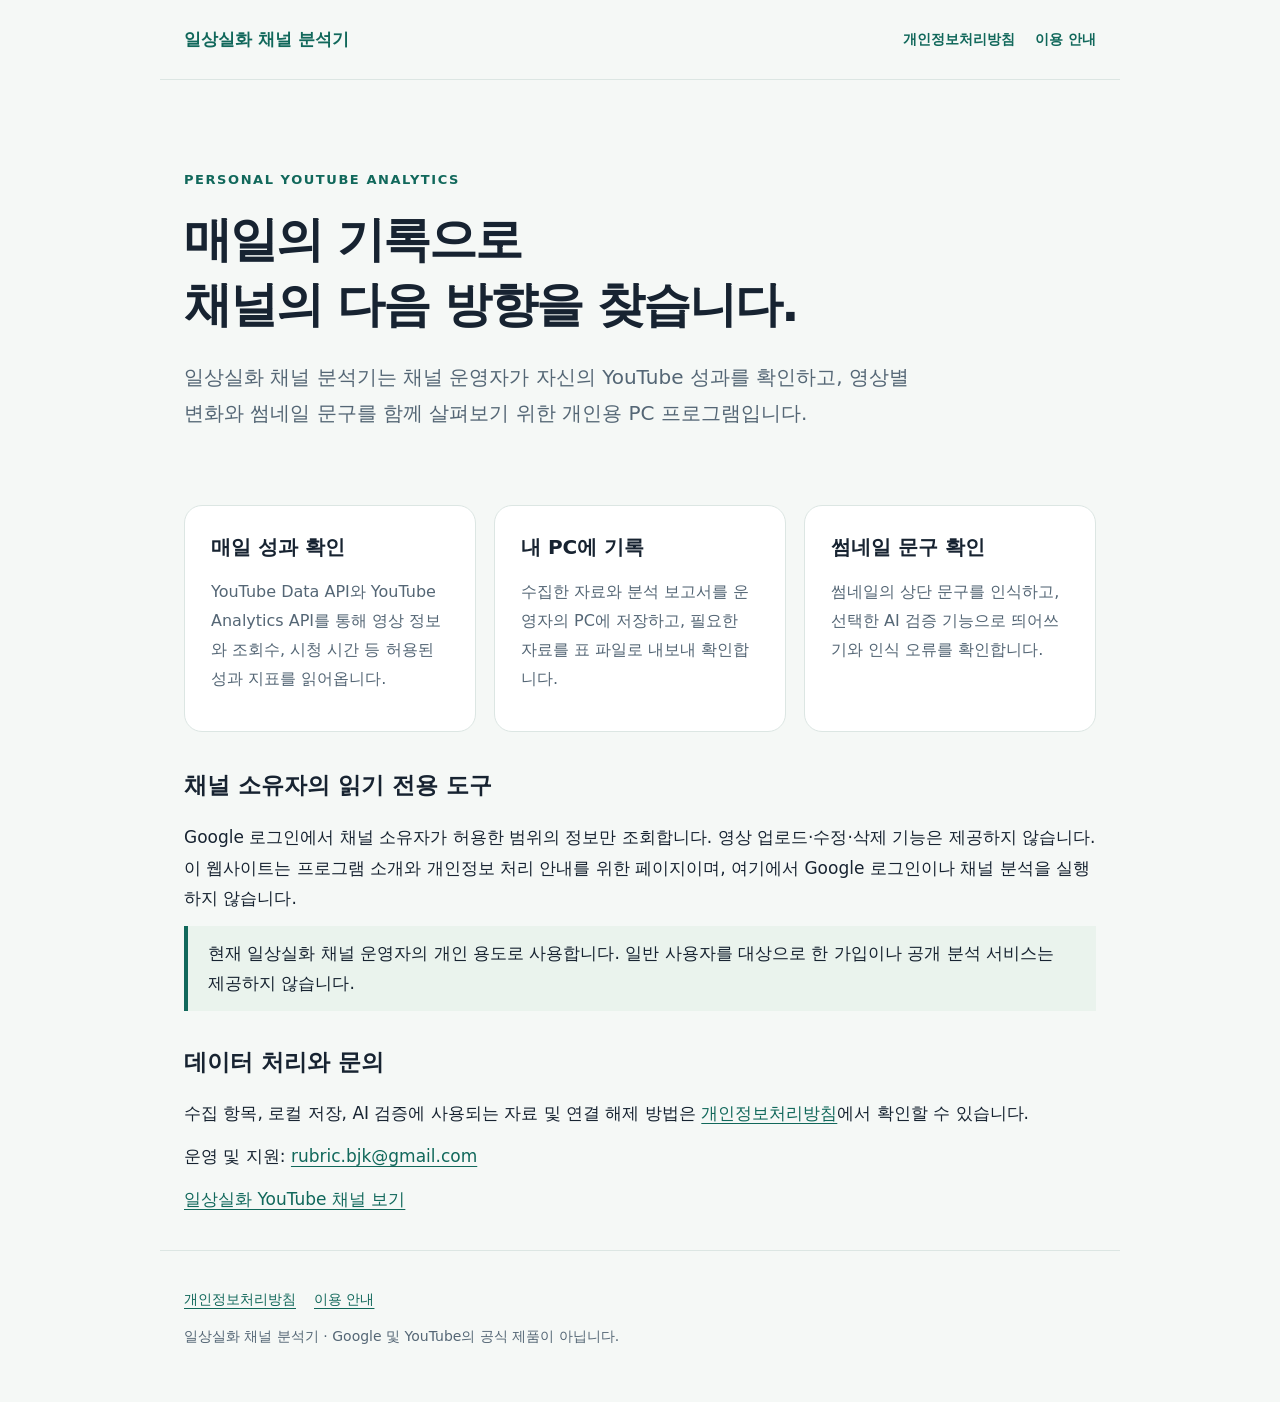
<file: index.html>
<!doctype html>
<html lang="ko"><head><meta charset="utf-8"><meta name="viewport" content="width=device-width,initial-scale=1"><meta name="description" content="일상실화 채널 운영자를 위한 개인용 YouTube 성과 분석 도구 안내"><title>일상실화 채널 분석기</title><link rel="stylesheet" href="styles.css"></head><body>
<header><a href="./">일상실화 채널 분석기</a><nav aria-label="주 메뉴"><a href="privacy.html">개인정보처리방침</a><a href="terms.html">이용 안내</a></nav></header>
<main><section class="hero"><div class="eyebrow">PERSONAL YOUTUBE ANALYTICS</div><h1>매일의 기록으로<br>채널의 다음 방향을 찾습니다.</h1><p class="lead">일상실화 채널 분석기는 채널 운영자가 자신의 YouTube 성과를 확인하고, 영상별 변화와 썸네일 문구를 함께 살펴보기 위한 개인용 PC 프로그램입니다.</p></section>
<section class="cards" aria-label="주요 기능"><div class="card"><h2>매일 성과 확인</h2><p>YouTube Data API와 YouTube Analytics API를 통해 영상 정보와 조회수, 시청 시간 등 허용된 성과 지표를 읽어옵니다.</p></div><div class="card"><h2>내 PC에 기록</h2><p>수집한 자료와 분석 보고서를 운영자의 PC에 저장하고, 필요한 자료를 표 파일로 내보내 확인합니다.</p></div><div class="card"><h2>썸네일 문구 확인</h2><p>썸네일의 상단 문구를 인식하고, 선택한 AI 검증 기능으로 띄어쓰기와 인식 오류를 확인합니다.</p></div></section>
<section><h2>채널 소유자의 읽기 전용 도구</h2><p>Google 로그인에서 채널 소유자가 허용한 범위의 정보만 조회합니다. 영상 업로드·수정·삭제 기능은 제공하지 않습니다. 이 웹사이트는 프로그램 소개와 개인정보 처리 안내를 위한 페이지이며, 여기에서 Google 로그인이나 채널 분석을 실행하지 않습니다.</p><p class="note">현재 일상실화 채널 운영자의 개인 용도로 사용합니다. 일반 사용자를 대상으로 한 가입이나 공개 분석 서비스는 제공하지 않습니다.</p></section>
<section><h2>데이터 처리와 문의</h2><p>수집 항목, 로컬 저장, AI 검증에 사용되는 자료 및 연결 해제 방법은 <a href="privacy.html">개인정보처리방침</a>에서 확인할 수 있습니다.</p><p>운영 및 지원: <a href="mailto:rubric.bjk@gmail.com">rubric.bjk@gmail.com</a></p><p><a href="https://www.youtube.com/@%EC%9D%BC%EC%83%81%EC%8B%A4%ED%99%94">일상실화 YouTube 채널 보기</a></p></section></main>
<footer><p><a href="privacy.html">개인정보처리방침</a><a href="terms.html">이용 안내</a></p><p>일상실화 채널 분석기 · Google 및 YouTube의 공식 제품이 아닙니다.</p></footer></body></html>
</file>
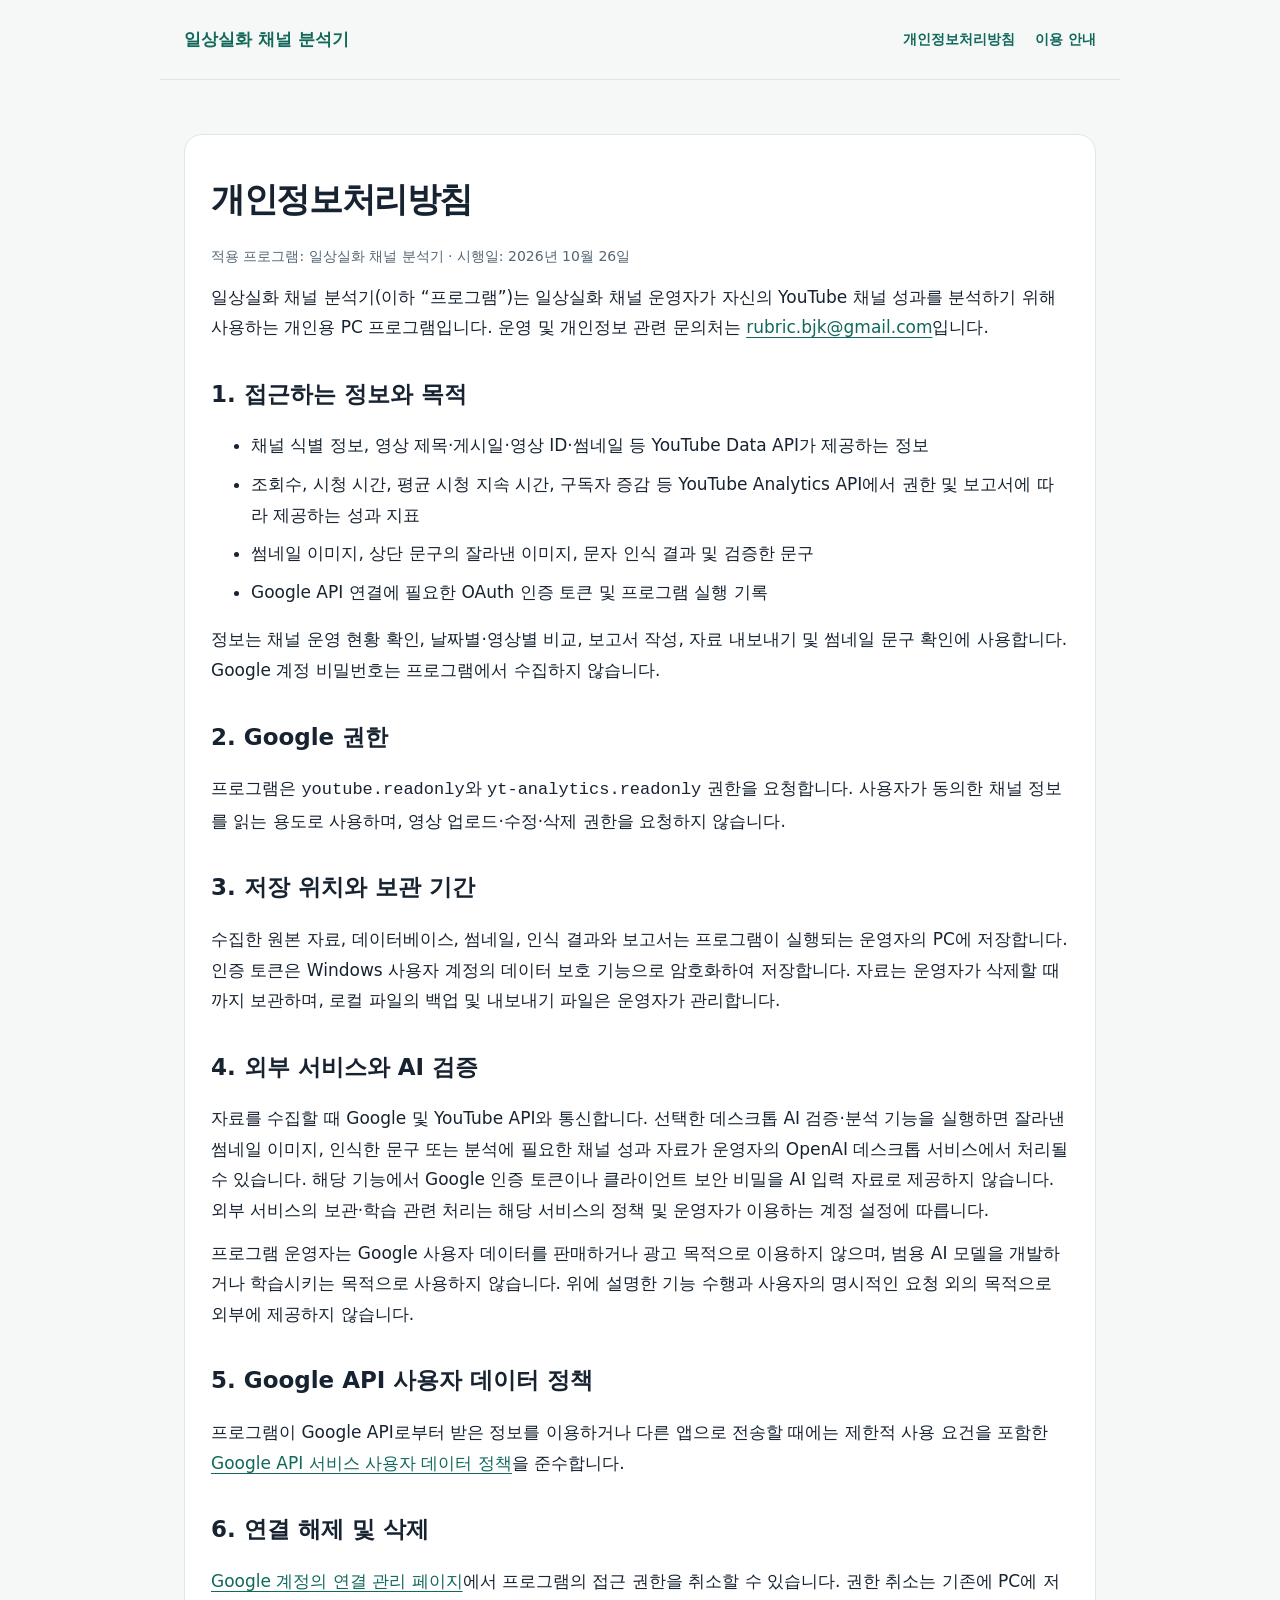
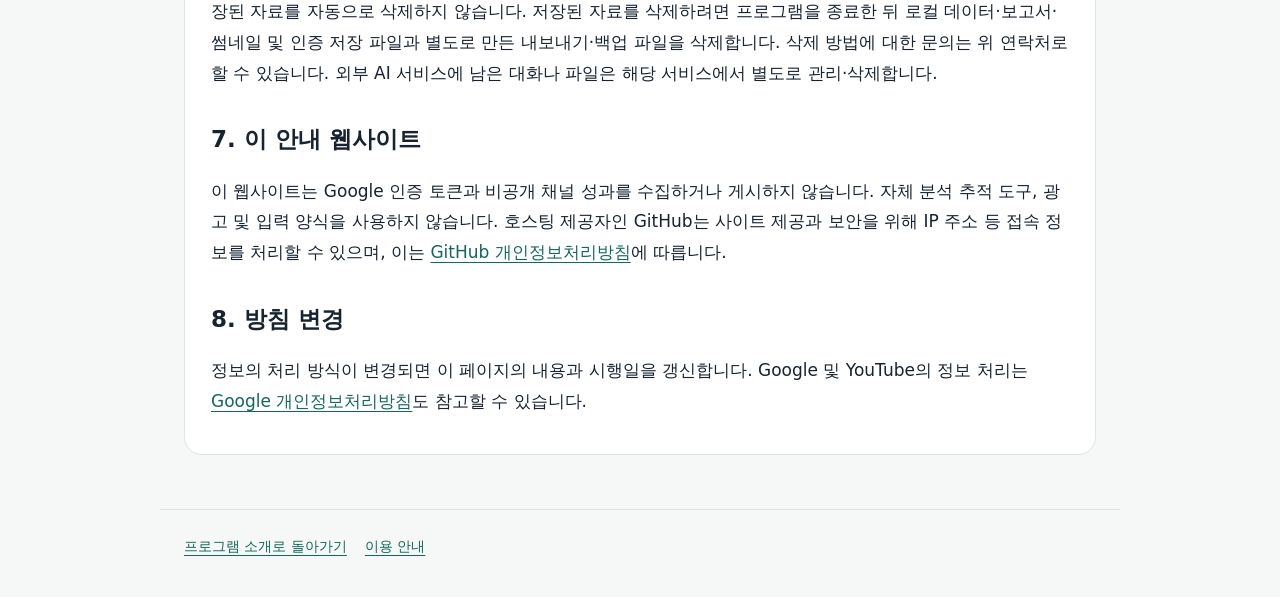
<file: privacy.html>
<!doctype html>
<html lang="ko"><head><meta charset="utf-8"><meta name="viewport" content="width=device-width,initial-scale=1"><title>개인정보처리방침 | 일상실화 채널 분석기</title><link rel="stylesheet" href="styles.css"></head><body>
<header><a href="./">일상실화 채널 분석기</a><nav aria-label="주 메뉴"><a href="privacy.html" aria-current="page">개인정보처리방침</a><a href="terms.html">이용 안내</a></nav></header>
<main><article><h1>개인정보처리방침</h1><p class="meta">적용 프로그램: 일상실화 채널 분석기 · 시행일: 2026년 10월 26일</p>
<p>일상실화 채널 분석기(이하 “프로그램”)는 일상실화 채널 운영자가 자신의 YouTube 채널 성과를 분석하기 위해 사용하는 개인용 PC 프로그램입니다. 운영 및 개인정보 관련 문의처는 <a href="mailto:rubric.bjk@gmail.com">rubric.bjk@gmail.com</a>입니다.</p>
<h2>1. 접근하는 정보와 목적</h2><ul><li>채널 식별 정보, 영상 제목·게시일·영상 ID·썸네일 등 YouTube Data API가 제공하는 정보</li><li>조회수, 시청 시간, 평균 시청 지속 시간, 구독자 증감 등 YouTube Analytics API에서 권한 및 보고서에 따라 제공하는 성과 지표</li><li>썸네일 이미지, 상단 문구의 잘라낸 이미지, 문자 인식 결과 및 검증한 문구</li><li>Google API 연결에 필요한 OAuth 인증 토큰 및 프로그램 실행 기록</li></ul><p>정보는 채널 운영 현황 확인, 날짜별·영상별 비교, 보고서 작성, 자료 내보내기 및 썸네일 문구 확인에 사용합니다. Google 계정 비밀번호는 프로그램에서 수집하지 않습니다.</p>
<h2>2. Google 권한</h2><p>프로그램은 <code>youtube.readonly</code>와 <code>yt-analytics.readonly</code> 권한을 요청합니다. 사용자가 동의한 채널 정보를 읽는 용도로 사용하며, 영상 업로드·수정·삭제 권한을 요청하지 않습니다.</p>
<h2>3. 저장 위치와 보관 기간</h2><p>수집한 원본 자료, 데이터베이스, 썸네일, 인식 결과와 보고서는 프로그램이 실행되는 운영자의 PC에 저장합니다. 인증 토큰은 Windows 사용자 계정의 데이터 보호 기능으로 암호화하여 저장합니다. 자료는 운영자가 삭제할 때까지 보관하며, 로컬 파일의 백업 및 내보내기 파일은 운영자가 관리합니다.</p>
<h2>4. 외부 서비스와 AI 검증</h2><p>자료를 수집할 때 Google 및 YouTube API와 통신합니다. 선택한 데스크톱 AI 검증·분석 기능을 실행하면 잘라낸 썸네일 이미지, 인식한 문구 또는 분석에 필요한 채널 성과 자료가 운영자의 OpenAI 데스크톱 서비스에서 처리될 수 있습니다. 해당 기능에서 Google 인증 토큰이나 클라이언트 보안 비밀을 AI 입력 자료로 제공하지 않습니다. 외부 서비스의 보관·학습 관련 처리는 해당 서비스의 정책 및 운영자가 이용하는 계정 설정에 따릅니다.</p><p>프로그램 운영자는 Google 사용자 데이터를 판매하거나 광고 목적으로 이용하지 않으며, 범용 AI 모델을 개발하거나 학습시키는 목적으로 사용하지 않습니다. 위에 설명한 기능 수행과 사용자의 명시적인 요청 외의 목적으로 외부에 제공하지 않습니다.</p>
<h2>5. Google API 사용자 데이터 정책</h2><p>프로그램이 Google API로부터 받은 정보를 이용하거나 다른 앱으로 전송할 때에는 제한적 사용 요건을 포함한 <a href="https://developers.google.com/terms/api-services-user-data-policy">Google API 서비스 사용자 데이터 정책</a>을 준수합니다.</p>
<h2>6. 연결 해제 및 삭제</h2><p><a href="https://myaccount.google.com/permissions">Google 계정의 연결 관리 페이지</a>에서 프로그램의 접근 권한을 취소할 수 있습니다. 권한 취소는 기존에 PC에 저장된 자료를 자동으로 삭제하지 않습니다. 저장된 자료를 삭제하려면 프로그램을 종료한 뒤 로컬 데이터·보고서·썸네일 및 인증 저장 파일과 별도로 만든 내보내기·백업 파일을 삭제합니다. 삭제 방법에 대한 문의는 위 연락처로 할 수 있습니다. 외부 AI 서비스에 남은 대화나 파일은 해당 서비스에서 별도로 관리·삭제합니다.</p>
<h2>7. 이 안내 웹사이트</h2><p>이 웹사이트는 Google 인증 토큰과 비공개 채널 성과를 수집하거나 게시하지 않습니다. 자체 분석 추적 도구, 광고 및 입력 양식을 사용하지 않습니다. 호스팅 제공자인 GitHub는 사이트 제공과 보안을 위해 IP 주소 등 접속 정보를 처리할 수 있으며, 이는 <a href="https://docs.github.com/en/site-policy/privacy-policies/github-general-privacy-statement">GitHub 개인정보처리방침</a>에 따릅니다.</p>
<h2>8. 방침 변경</h2><p>정보의 처리 방식이 변경되면 이 페이지의 내용과 시행일을 갱신합니다. Google 및 YouTube의 정보 처리는 <a href="https://policies.google.com/privacy">Google 개인정보처리방침</a>도 참고할 수 있습니다.</p></article></main><footer><a href="./">프로그램 소개로 돌아가기</a><a href="terms.html">이용 안내</a></footer></body></html>
</file>
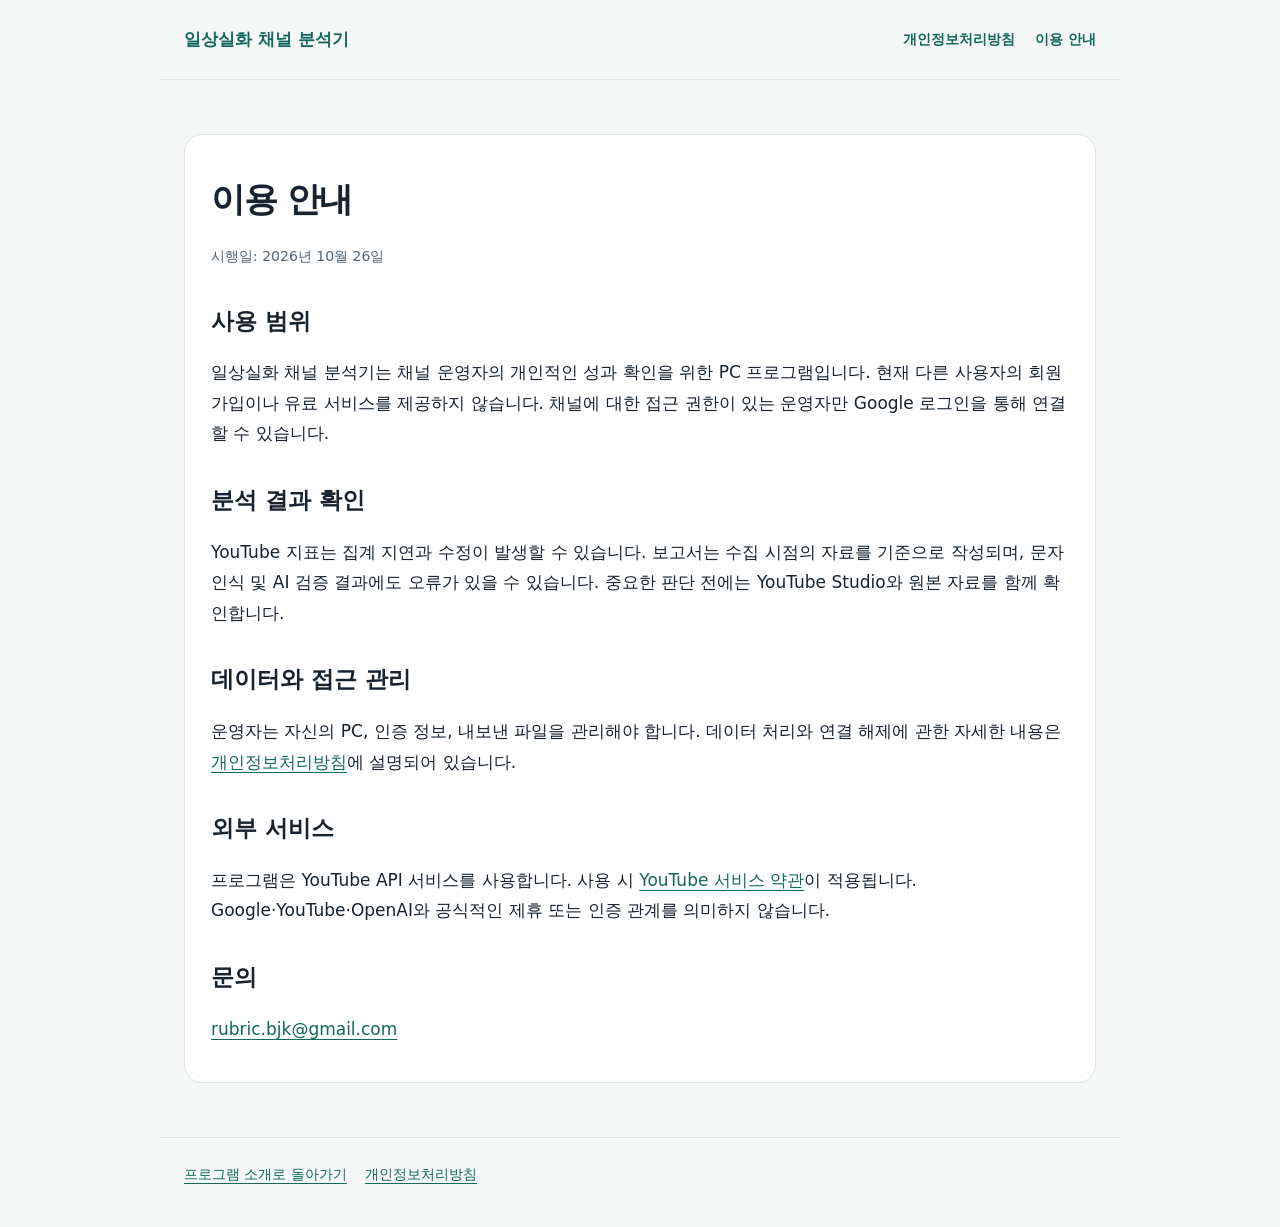
<file: terms.html>
<!doctype html>
<html lang="ko"><head><meta charset="utf-8"><meta name="viewport" content="width=device-width,initial-scale=1"><title>이용 안내 | 일상실화 채널 분석기</title><link rel="stylesheet" href="styles.css"></head><body><header><a href="./">일상실화 채널 분석기</a><nav aria-label="주 메뉴"><a href="privacy.html">개인정보처리방침</a><a href="terms.html" aria-current="page">이용 안내</a></nav></header><main><article><h1>이용 안내</h1><p class="meta">시행일: 2026년 10월 26일</p><h2>사용 범위</h2><p>일상실화 채널 분석기는 채널 운영자의 개인적인 성과 확인을 위한 PC 프로그램입니다. 현재 다른 사용자의 회원 가입이나 유료 서비스를 제공하지 않습니다. 채널에 대한 접근 권한이 있는 운영자만 Google 로그인을 통해 연결할 수 있습니다.</p><h2>분석 결과 확인</h2><p>YouTube 지표는 집계 지연과 수정이 발생할 수 있습니다. 보고서는 수집 시점의 자료를 기준으로 작성되며, 문자 인식 및 AI 검증 결과에도 오류가 있을 수 있습니다. 중요한 판단 전에는 YouTube Studio와 원본 자료를 함께 확인합니다.</p><h2>데이터와 접근 관리</h2><p>운영자는 자신의 PC, 인증 정보, 내보낸 파일을 관리해야 합니다. 데이터 처리와 연결 해제에 관한 자세한 내용은 <a href="privacy.html">개인정보처리방침</a>에 설명되어 있습니다.</p><h2>외부 서비스</h2><p>프로그램은 YouTube API 서비스를 사용합니다. 사용 시 <a href="https://www.youtube.com/t/terms">YouTube 서비스 약관</a>이 적용됩니다. Google·YouTube·OpenAI와 공식적인 제휴 또는 인증 관계를 의미하지 않습니다.</p><h2>문의</h2><p><a href="mailto:rubric.bjk@gmail.com">rubric.bjk@gmail.com</a></p></article></main><footer><a href="./">프로그램 소개로 돌아가기</a><a href="privacy.html">개인정보처리방침</a></footer></body></html>
</file>
<file: styles.css>
:root{color-scheme:light;--ink:#172331;--muted:#546675;--green:#11685b;--line:#dce6e3}*{box-sizing:border-box}body{margin:0;background:#f5f8f6;color:var(--ink);font:17px/1.8 system-ui,-apple-system,"Malgun Gothic",sans-serif}a{color:var(--green);text-underline-offset:4px}header,main,footer{max-width:960px;margin:auto;padding:24px}header{display:flex;justify-content:space-between;gap:20px;align-items:center;border-bottom:1px solid var(--line)}header a{text-decoration:none;font-weight:700}nav{display:flex;gap:20px;font-size:14px}.hero{padding:64px 0 38px}.eyebrow{font-size:13px;letter-spacing:.12em;color:var(--green);font-weight:700}h1{font-size:clamp(30px,5vw,48px);line-height:1.35;letter-spacing:-.04em;margin:16px 0 22px}h2{font-size:23px;line-height:1.5;margin-top:34px}p{margin:12px 0}.lead{font-size:20px;color:var(--muted);max-width:730px}.cards{display:grid;grid-template-columns:repeat(3,1fr);gap:18px;margin:24px 0 36px}.card,article{background:white;border:1px solid var(--line);border-radius:18px;padding:26px}.card h2{margin-top:0;font-size:20px}.card p{color:var(--muted);font-size:16px}.note{border-left:4px solid var(--green);padding:12px 20px;background:#eaf3ed}.meta{color:var(--muted);font-size:14px}article{margin:30px 0}article h1{font-size:34px}li{margin:8px 0}footer{border-top:1px solid var(--line);color:var(--muted);font-size:14px;padding-bottom:40px}footer a{margin-right:18px}a:focus-visible{outline:3px solid #e8a735;outline-offset:4px}@media(max-width:650px){header{align-items:flex-start;flex-direction:column}.hero{padding-top:32px}.cards{grid-template-columns:1fr}header,main,footer{padding:20px}article{padding:22px}nav{flex-wrap:wrap}}
</file>
